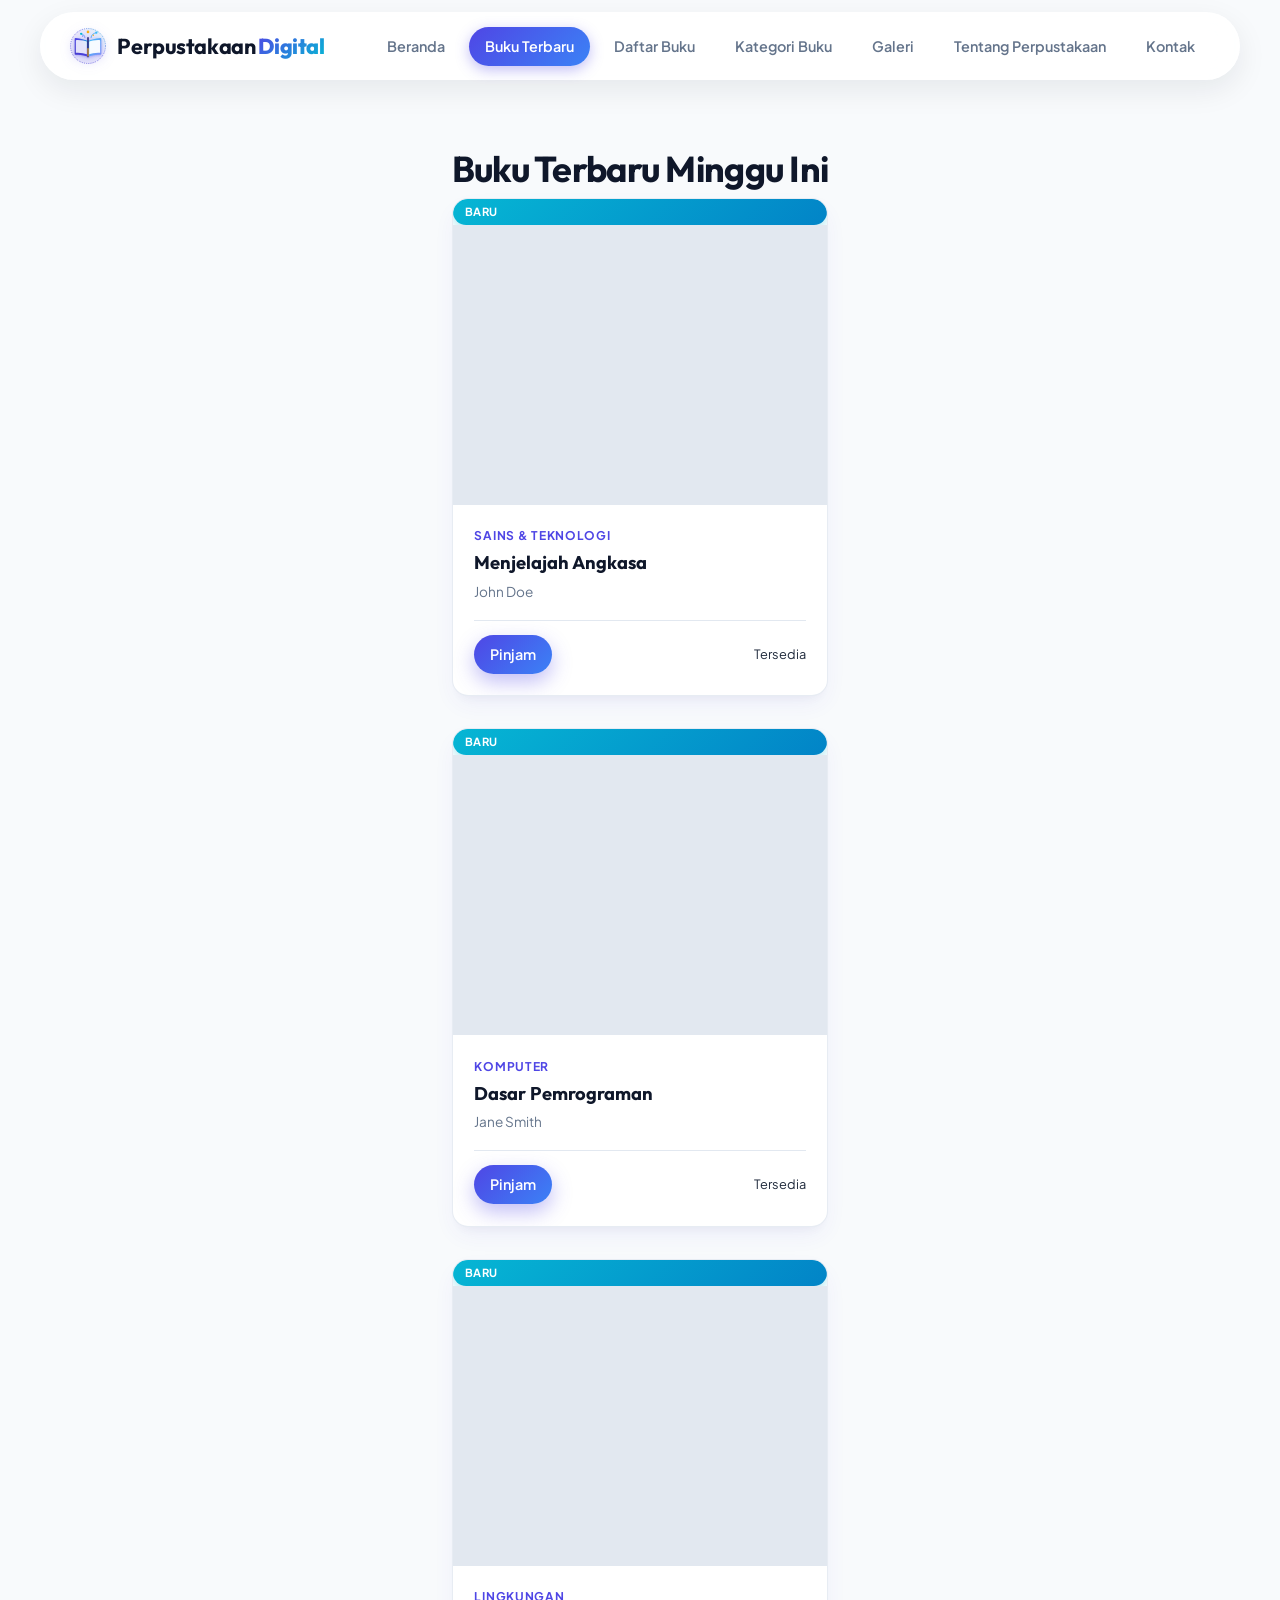
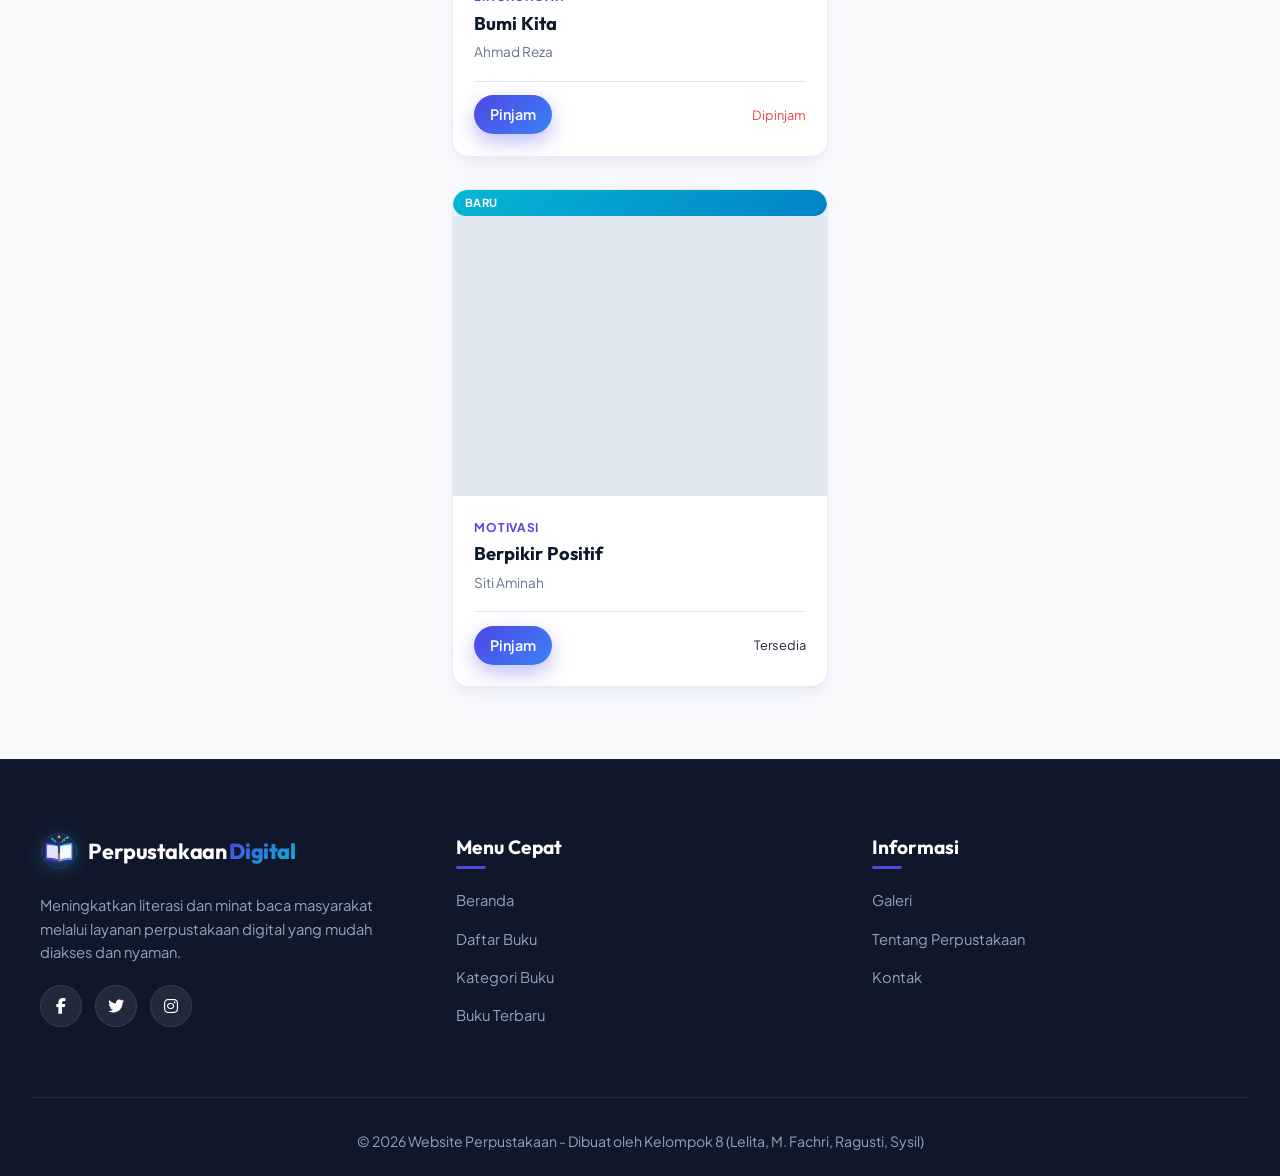
<file: buku-terbaru.html>
<!DOCTYPE html>
<html lang="id">
<head>
    <meta charset="UTF-8">
    <meta name="viewport" content="width=device-width, initial-scale=1.0">
    <title>Buku Terbaru - Website Perpustakaan Kelompok 8</title>
    <!-- Favicon: Replaces default browser globe icon -->
    <link rel="icon" type="image/svg+xml" href="images/logo.svg">
    <link rel="alternate icon" href="images/logo-badge.jpg">
    <link rel="stylesheet" href="css/style.css">
</head>
<body>
    <header>
        <div class="nav-container">
            <a href="index.html" class="logo">
                <img src="images/logo.svg" alt="Logo Perpustakaan" class="navbar-logo">
                <span>Perpustakaan<span class="logo-highlight">Digital</span></span>
            </a>
            <button class="mobile-menu-btn" id="mobile-menu-btn"><i class="fa-solid fa-bars"></i></button>
            <nav class="nav-links" id="nav-links">
                <a href="index.html#beranda">Beranda</a>
                <a href="index.html#buku-terbaru" class="active">Buku Terbaru</a>
                <a href="index.html#daftar-buku">Daftar Buku</a>
                <a href="index.html#kategori-buku">Kategori Buku</a>
                <a href="index.html#galeri">Galeri</a>
                <a href="index.html#tentang">Tentang Perpustakaan</a>
                <a href="index.html#kontak">Kontak</a>
            </nav>
        </div>
    </header>

    <main class="container">
        <h1 class="section-title">Buku Terbaru Minggu Ini</h1>
        
        <div class="grid grid-4">
            <!-- Book 1 -->
            <div class="book-card">
                <div class="badge-new">Baru</div>
                <div class="book-cover" style="background-image: url('https://images.unsplash.com/photo-1451187580459-43490279c0fa?auto=format&fit=crop&w=400&q=80');"></div>
                <div class="book-info">
                    <span class="book-category">Sains & Teknologi</span>
                    <h3 class="book-title">Menjelajah Angkasa</h3>
                    <p class="book-author">John Doe</p>
                    <div class="book-action">
                        <a href="#" class="btn btn-primary" style="padding: 0.5rem 1rem; font-size: 0.9rem;">Pinjam</a>
                        <span style="color: var(--text-light); font-size: 0.8rem;">Tersedia</span>
                    </div>
                </div>
            </div>
            
            <!-- Book 2 -->
            <div class="book-card">
                <div class="badge-new">Baru</div>
                <div class="book-cover" style="background-image: url('https://images.unsplash.com/photo-1555066931-4365d14bab8c?auto=format&fit=crop&w=400&q=80');"></div>
                <div class="book-info">
                    <span class="book-category">Komputer</span>
                    <h3 class="book-title">Dasar Pemrograman</h3>
                    <p class="book-author">Jane Smith</p>
                    <div class="book-action">
                        <a href="#" class="btn btn-primary" style="padding: 0.5rem 1rem; font-size: 0.9rem;">Pinjam</a>
                        <span style="color: var(--text-light); font-size: 0.8rem;">Tersedia</span>
                    </div>
                </div>
            </div>

            <!-- Book 3 -->
            <div class="book-card">
                <div class="badge-new">Baru</div>
                <div class="book-cover" style="background-image: url('https://images.unsplash.com/photo-1441974231531-c6227db76b6e?auto=format&fit=crop&w=400&q=80');"></div>
                <div class="book-info">
                    <span class="book-category">Lingkungan</span>
                    <h3 class="book-title">Bumi Kita</h3>
                    <p class="book-author">Ahmad Reza</p>
                    <div class="book-action">
                        <a href="#" class="btn btn-primary" style="padding: 0.5rem 1rem; font-size: 0.9rem;">Pinjam</a>
                        <span style="color: #ef4444; font-size: 0.8rem;">Dipinjam</span>
                    </div>
                </div>
            </div>

            <!-- Book 4 -->
            <div class="book-card">
                <div class="badge-new">Baru</div>
                <div class="book-cover" style="background-image: url('https://images.unsplash.com/photo-1499750310107-5fef28a66643?auto=format&fit=crop&w=400&q=80');"></div>
                <div class="book-info">
                    <span class="book-category">Motivasi</span>
                    <h3 class="book-title">Berpikir Positif</h3>
                    <p class="book-author">Siti Aminah</p>
                    <div class="book-action">
                        <a href="#" class="btn btn-primary" style="padding: 0.5rem 1rem; font-size: 0.9rem;">Pinjam</a>
                        <span style="color: var(--text-light); font-size: 0.8rem;">Tersedia</span>
                    </div>
                </div>
            </div>
        </div>
    </main>

    <footer>
        <div class="footer-content">
            <div class="footer-col">
                <a href="index.html" class="logo" style="margin-bottom: 1.5rem;">
                    <img src="images/logo.svg" alt="Logo Perpustakaan" class="navbar-logo">
                    <span>Perpustakaan<span class="logo-highlight">Digital</span></span>
                </a>
                <p>Meningkatkan literasi dan minat baca masyarakat melalui layanan perpustakaan digital yang mudah diakses dan nyaman.</p>
                <div class="social-links">
                    <a href="#"><i class="fa-brands fa-facebook-f"></i></a>
                    <a href="#"><i class="fa-brands fa-twitter"></i></a>
                    <a href="#"><i class="fa-brands fa-instagram"></i></a>
                </div>
            </div>
            
            <div class="footer-col">
                <h4>Menu Cepat</h4>
                <ul class="footer-links">
                    <li><a href="index.html">Beranda</a></li>
                    <li><a href="daftar-buku.html">Daftar Buku</a></li>
                    <li><a href="kategori-buku.html">Kategori Buku</a></li>
                    <li><a href="buku-terbaru.html">Buku Terbaru</a></li>
                </ul>
            </div>
            
            <div class="footer-col">
                <h4>Informasi</h4>
                <ul class="footer-links">
                    <li><a href="galeri.html">Galeri</a></li>
                    <li><a href="tentang.html">Tentang Perpustakaan</a></li>
                    <li><a href="kontak.html">Kontak</a></li>
                </ul>
            </div>
        </div>
        <div class="footer-bottom">
            &copy; 2026 Website Perpustakaan - Dibuat oleh Kelompok 8 (Lelita, M. Fachri, Ragusti, Sysil)
        </div>
    </footer>
    <script src="js/script.js"></script>
</body>
</html>
</file>
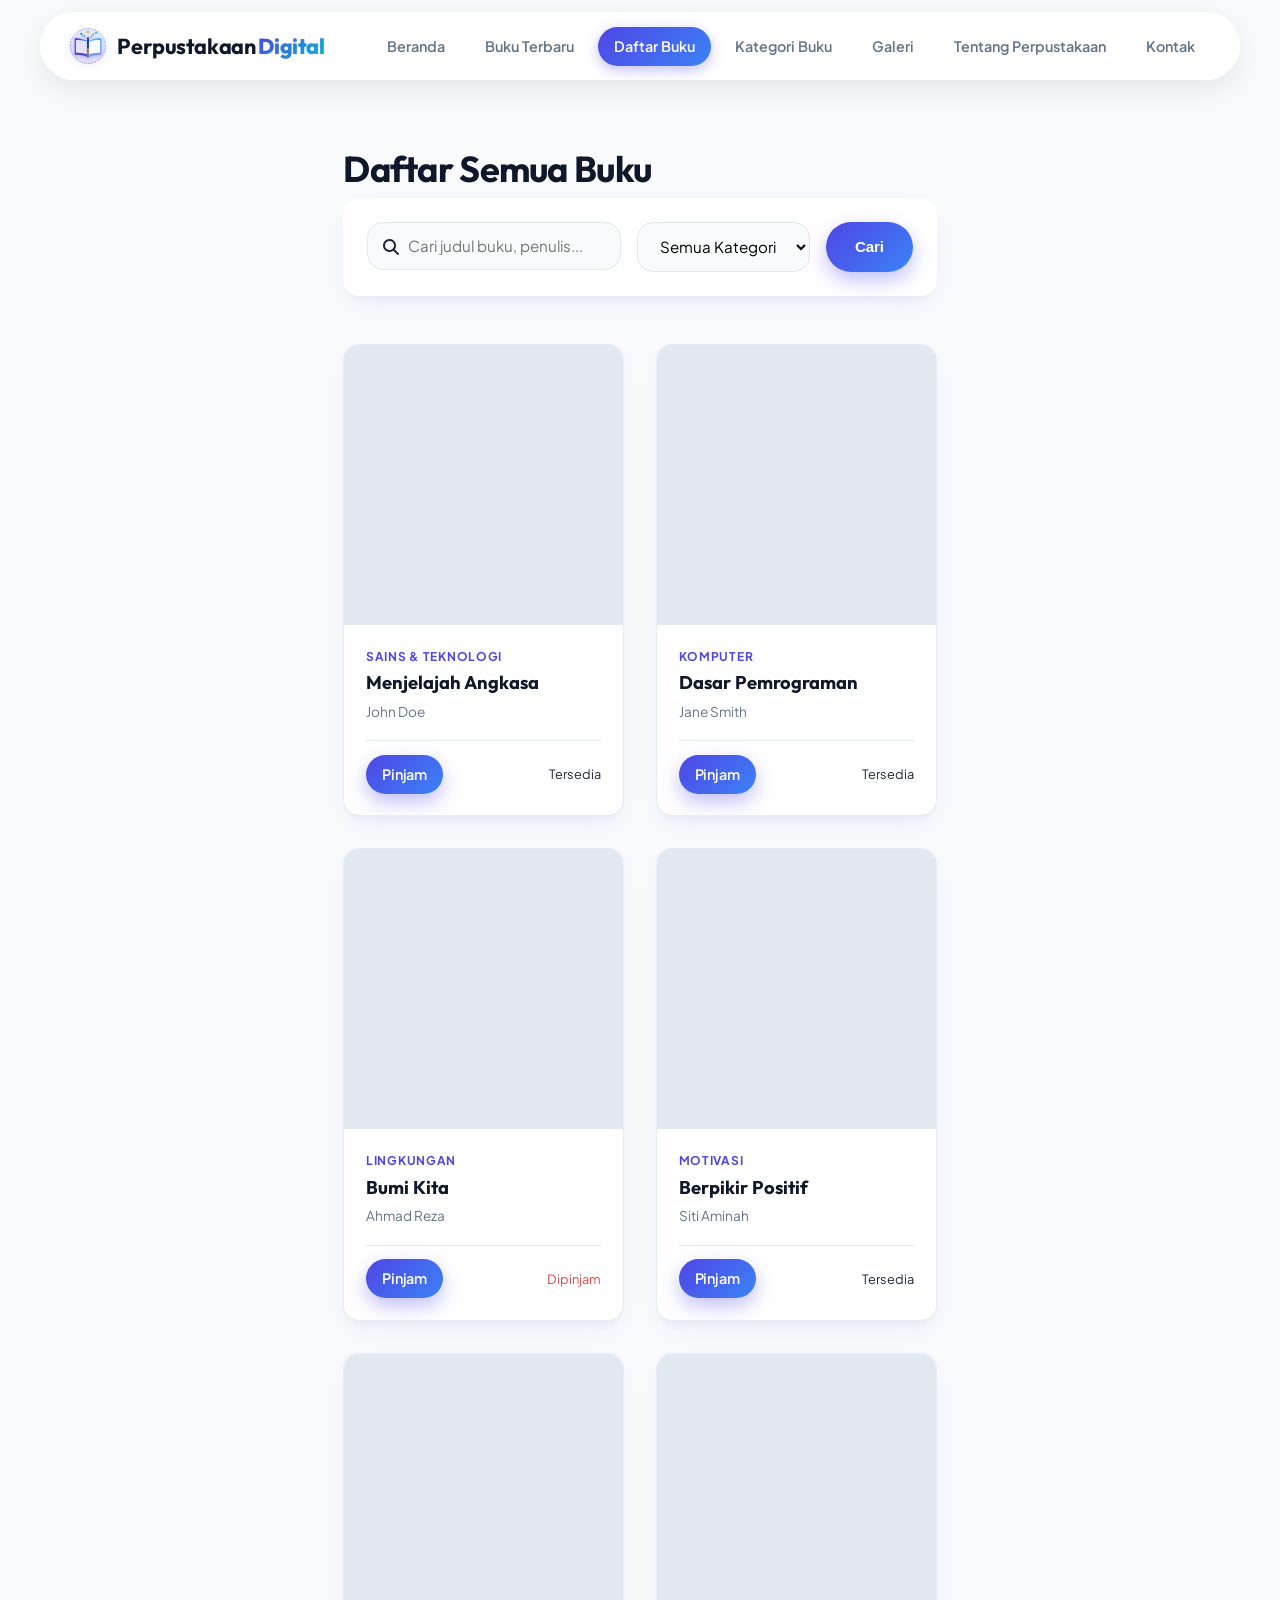
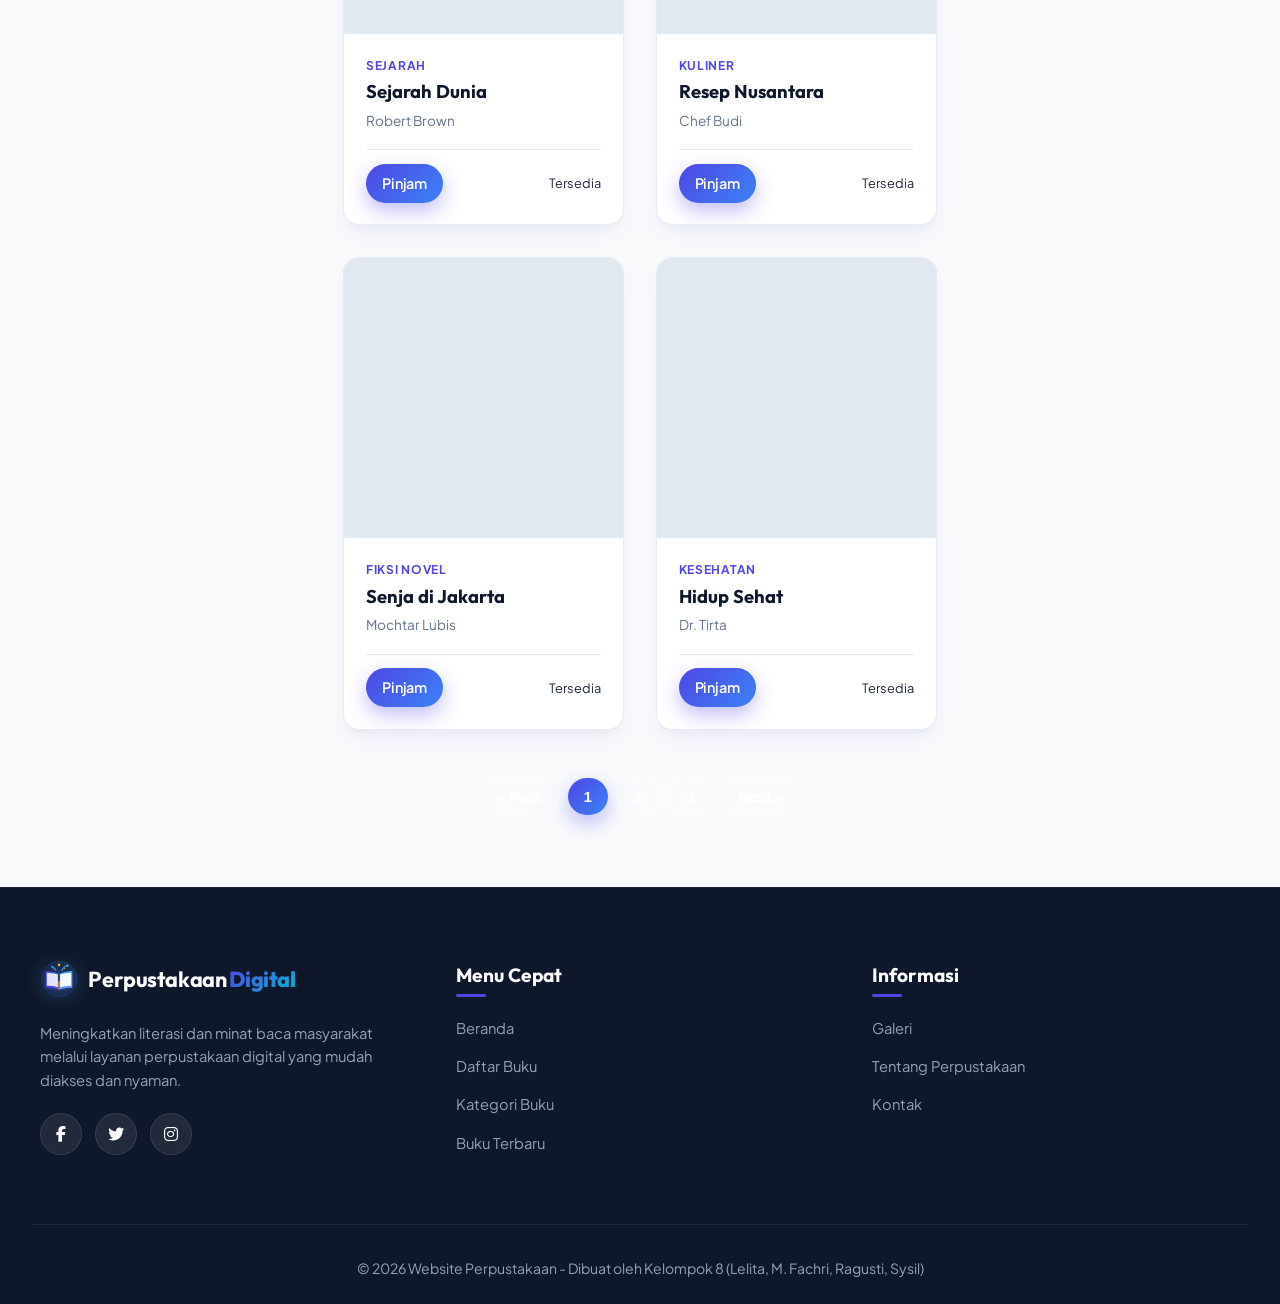
<file: daftar-buku.html>
<!DOCTYPE html>
<html lang="id">
<head>
    <meta charset="UTF-8">
    <meta name="viewport" content="width=device-width, initial-scale=1.0">
    <title>Daftar Buku - Website Perpustakaan Kelompok 8</title>
    <!-- Favicon: Replaces default browser globe icon -->
    <link rel="icon" type="image/svg+xml" href="images/logo.svg">
    <link rel="alternate icon" href="images/logo-badge.jpg">
    <link rel="stylesheet" href="css/style.css">
</head>
<body>
    <!-- Header -->
    <header>
        <div class="nav-container">
            <a href="index.html" class="logo">
                <img src="images/logo.svg" alt="Logo Perpustakaan" class="navbar-logo">
                <span>Perpustakaan<span class="logo-highlight">Digital</span></span>
            </a>
            
            <button class="mobile-menu-btn" id="mobile-menu-btn">
                <i class="fa-solid fa-bars"></i>
            </button>
            
            <nav class="nav-links" id="nav-links">
                <a href="index.html#beranda">Beranda</a>
                <a href="index.html#buku-terbaru">Buku Terbaru</a>
                <a href="index.html#daftar-buku" class="active">Daftar Buku</a>
                <a href="index.html#kategori-buku">Kategori Buku</a>
                <a href="index.html#galeri">Galeri</a>
                <a href="index.html#tentang">Tentang Perpustakaan</a>
                <a href="index.html#kontak">Kontak</a>
            </nav>
        </div>
    </header>

    <main class="container">
        <h1 class="section-title">Daftar Semua Buku</h1>
        
        <!-- Search and Filter Bar -->
        <div style="background: var(--surface); padding: 1.5rem; border-radius: var(--radius); box-shadow: var(--shadow); margin-bottom: 3rem; display: flex; gap: 1rem; flex-wrap: wrap;">
            <div style="flex: 1; min-width: 250px; position: relative;">
                <i class="fa-solid fa-search" style="position: absolute; left: 1rem; top: 50%; transform: translateY(-50%); color: var(--text-light);"></i>
                <input type="text" class="form-control" placeholder="Cari judul buku, penulis..." style="padding-left: 2.5rem;">
            </div>
            <select class="form-control" style="width: auto; min-width: 150px;">
                <option value="">Semua Kategori</option>
                <option value="fiksi">Fiksi</option>
                <option value="sains">Sains</option>
                <option value="sejarah">Sejarah</option>
                <option value="teknologi">Teknologi</option>
            </select>
            <button class="btn btn-primary">Cari</button>
        </div>

        <div class="grid grid-4">
            <!-- Book 1 -->
            <div class="book-card">
                <div class="book-cover" style="background-image: url('https://images.unsplash.com/photo-1451187580459-43490279c0fa?auto=format&fit=crop&w=400&q=80');"></div>
                <div class="book-info">
                    <span class="book-category">Sains & Teknologi</span>
                    <h3 class="book-title">Menjelajah Angkasa</h3>
                    <p class="book-author">John Doe</p>
                    <div class="book-action">
                        <a href="#" class="btn btn-primary" style="padding: 0.5rem 1rem; font-size: 0.9rem;">Pinjam</a>
                        <span style="color: var(--text-light); font-size: 0.8rem;">Tersedia</span>
                    </div>
                </div>
            </div>
            
            <!-- Book 2 -->
            <div class="book-card">
                <div class="book-cover" style="background-image: url('https://images.unsplash.com/photo-1555066931-4365d14bab8c?auto=format&fit=crop&w=400&q=80');"></div>
                <div class="book-info">
                    <span class="book-category">Komputer</span>
                    <h3 class="book-title">Dasar Pemrograman</h3>
                    <p class="book-author">Jane Smith</p>
                    <div class="book-action">
                        <a href="#" class="btn btn-primary" style="padding: 0.5rem 1rem; font-size: 0.9rem;">Pinjam</a>
                        <span style="color: var(--text-light); font-size: 0.8rem;">Tersedia</span>
                    </div>
                </div>
            </div>

            <!-- Book 3 -->
            <div class="book-card">
                <div class="book-cover" style="background-image: url('https://images.unsplash.com/photo-1441974231531-c6227db76b6e?auto=format&fit=crop&w=400&q=80');"></div>
                <div class="book-info">
                    <span class="book-category">Lingkungan</span>
                    <h3 class="book-title">Bumi Kita</h3>
                    <p class="book-author">Ahmad Reza</p>
                    <div class="book-action">
                        <a href="#" class="btn btn-primary" style="padding: 0.5rem 1rem; font-size: 0.9rem;">Pinjam</a>
                        <span style="color: #ef4444; font-size: 0.8rem;">Dipinjam</span>
                    </div>
                </div>
            </div>

            <!-- Book 4 -->
            <div class="book-card">
                <div class="book-cover" style="background-image: url('https://images.unsplash.com/photo-1499750310107-5fef28a66643?auto=format&fit=crop&w=400&q=80');"></div>
                <div class="book-info">
                    <span class="book-category">Motivasi</span>
                    <h3 class="book-title">Berpikir Positif</h3>
                    <p class="book-author">Siti Aminah</p>
                    <div class="book-action">
                        <a href="#" class="btn btn-primary" style="padding: 0.5rem 1rem; font-size: 0.9rem;">Pinjam</a>
                        <span style="color: var(--text-light); font-size: 0.8rem;">Tersedia</span>
                    </div>
                </div>
            </div>
            
            <!-- Book 5 -->
            <div class="book-card">
                <div class="book-cover" style="background-image: url('https://images.unsplash.com/photo-1461360370896-922624d12ebb?auto=format&fit=crop&w=400&q=80');"></div>
                <div class="book-info">
                    <span class="book-category">Sejarah</span>
                    <h3 class="book-title">Sejarah Dunia</h3>
                    <p class="book-author">Robert Brown</p>
                    <div class="book-action">
                        <a href="#" class="btn btn-primary" style="padding: 0.5rem 1rem; font-size: 0.9rem;">Pinjam</a>
                        <span style="color: var(--text-light); font-size: 0.8rem;">Tersedia</span>
                    </div>
                </div>
            </div>

            <!-- Book 6 -->
            <div class="book-card">
                <div class="book-cover" style="background-image: url('https://images.unsplash.com/photo-1504674900247-0877df9cc836?auto=format&fit=crop&w=400&q=80');"></div>
                <div class="book-info">
                    <span class="book-category">Kuliner</span>
                    <h3 class="book-title">Resep Nusantara</h3>
                    <p class="book-author">Chef Budi</p>
                    <div class="book-action">
                        <a href="#" class="btn btn-primary" style="padding: 0.5rem 1rem; font-size: 0.9rem;">Pinjam</a>
                        <span style="color: var(--text-light); font-size: 0.8rem;">Tersedia</span>
                    </div>
                </div>
            </div>
            
            <!-- Book 7 -->
            <div class="book-card">
                <div class="book-cover" style="background-image: url('https://images.unsplash.com/photo-1474552226712-ac0f0961a954?auto=format&fit=crop&w=400&q=80');"></div>
                <div class="book-info">
                    <span class="book-category">Fiksi Novel</span>
                    <h3 class="book-title">Senja di Jakarta</h3>
                    <p class="book-author">Mochtar Lubis</p>
                    <div class="book-action">
                        <a href="#" class="btn btn-primary" style="padding: 0.5rem 1rem; font-size: 0.9rem;">Pinjam</a>
                        <span style="color: var(--text-light); font-size: 0.8rem;">Tersedia</span>
                    </div>
                </div>
            </div>
            
            <!-- Book 8 -->
            <div class="book-card">
                <div class="book-cover" style="background-image: url('https://images.unsplash.com/photo-1505751172876-fa1923c5c528?auto=format&fit=crop&w=400&q=80');"></div>
                <div class="book-info">
                    <span class="book-category">Kesehatan</span>
                    <h3 class="book-title">Hidup Sehat</h3>
                    <p class="book-author">Dr. Tirta</p>
                    <div class="book-action">
                        <a href="#" class="btn btn-primary" style="padding: 0.5rem 1rem; font-size: 0.9rem;">Pinjam</a>
                        <span style="color: var(--text-light); font-size: 0.8rem;">Tersedia</span>
                    </div>
                </div>
            </div>
        </div>

        <!-- Pagination -->
        <div style="display: flex; justify-content: center; margin-top: 3rem; gap: 0.5rem;">
            <button class="btn btn-outline" style="padding: 0.5rem 1rem;">&laquo; Prev</button>
            <button class="btn btn-primary" style="padding: 0.5rem 1rem;">1</button>
            <button class="btn btn-outline" style="padding: 0.5rem 1rem;">2</button>
            <button class="btn btn-outline" style="padding: 0.5rem 1rem;">3</button>
            <button class="btn btn-outline" style="padding: 0.5rem 1rem;">Next &raquo;</button>
        </div>
    </main>

    <!-- Footer -->
    <footer>
        <div class="footer-content">
            <div class="footer-col">
                <a href="index.html" class="logo" style="margin-bottom: 1.5rem;">
                    <img src="images/logo.svg" alt="Logo Perpustakaan" class="navbar-logo">
                    <span>Perpustakaan<span class="logo-highlight">Digital</span></span>
                </a>
                <p>Meningkatkan literasi dan minat baca masyarakat melalui layanan perpustakaan digital yang mudah diakses dan nyaman.</p>
                <div class="social-links">
                    <a href="#"><i class="fa-brands fa-facebook-f"></i></a>
                    <a href="#"><i class="fa-brands fa-twitter"></i></a>
                    <a href="#"><i class="fa-brands fa-instagram"></i></a>
                </div>
            </div>
            
            <div class="footer-col">
                <h4>Menu Cepat</h4>
                <ul class="footer-links">
                    <li><a href="index.html">Beranda</a></li>
                    <li><a href="daftar-buku.html">Daftar Buku</a></li>
                    <li><a href="kategori-buku.html">Kategori Buku</a></li>
                    <li><a href="buku-terbaru.html">Buku Terbaru</a></li>
                </ul>
            </div>
            
            <div class="footer-col">
                <h4>Informasi</h4>
                <ul class="footer-links">
                    <li><a href="galeri.html">Galeri</a></li>
                    <li><a href="tentang.html">Tentang Perpustakaan</a></li>
                    <li><a href="kontak.html">Kontak</a></li>
                </ul>
            </div>
        </div>
        <div class="footer-bottom">
            &copy; 2026 Website Perpustakaan - Dibuat oleh Kelompok 8 (Lelita, M. Fachri, Ragusti, Sysil)
        </div>
    </footer>

    <script src="js/script.js"></script>
</body>
</html>
</file>
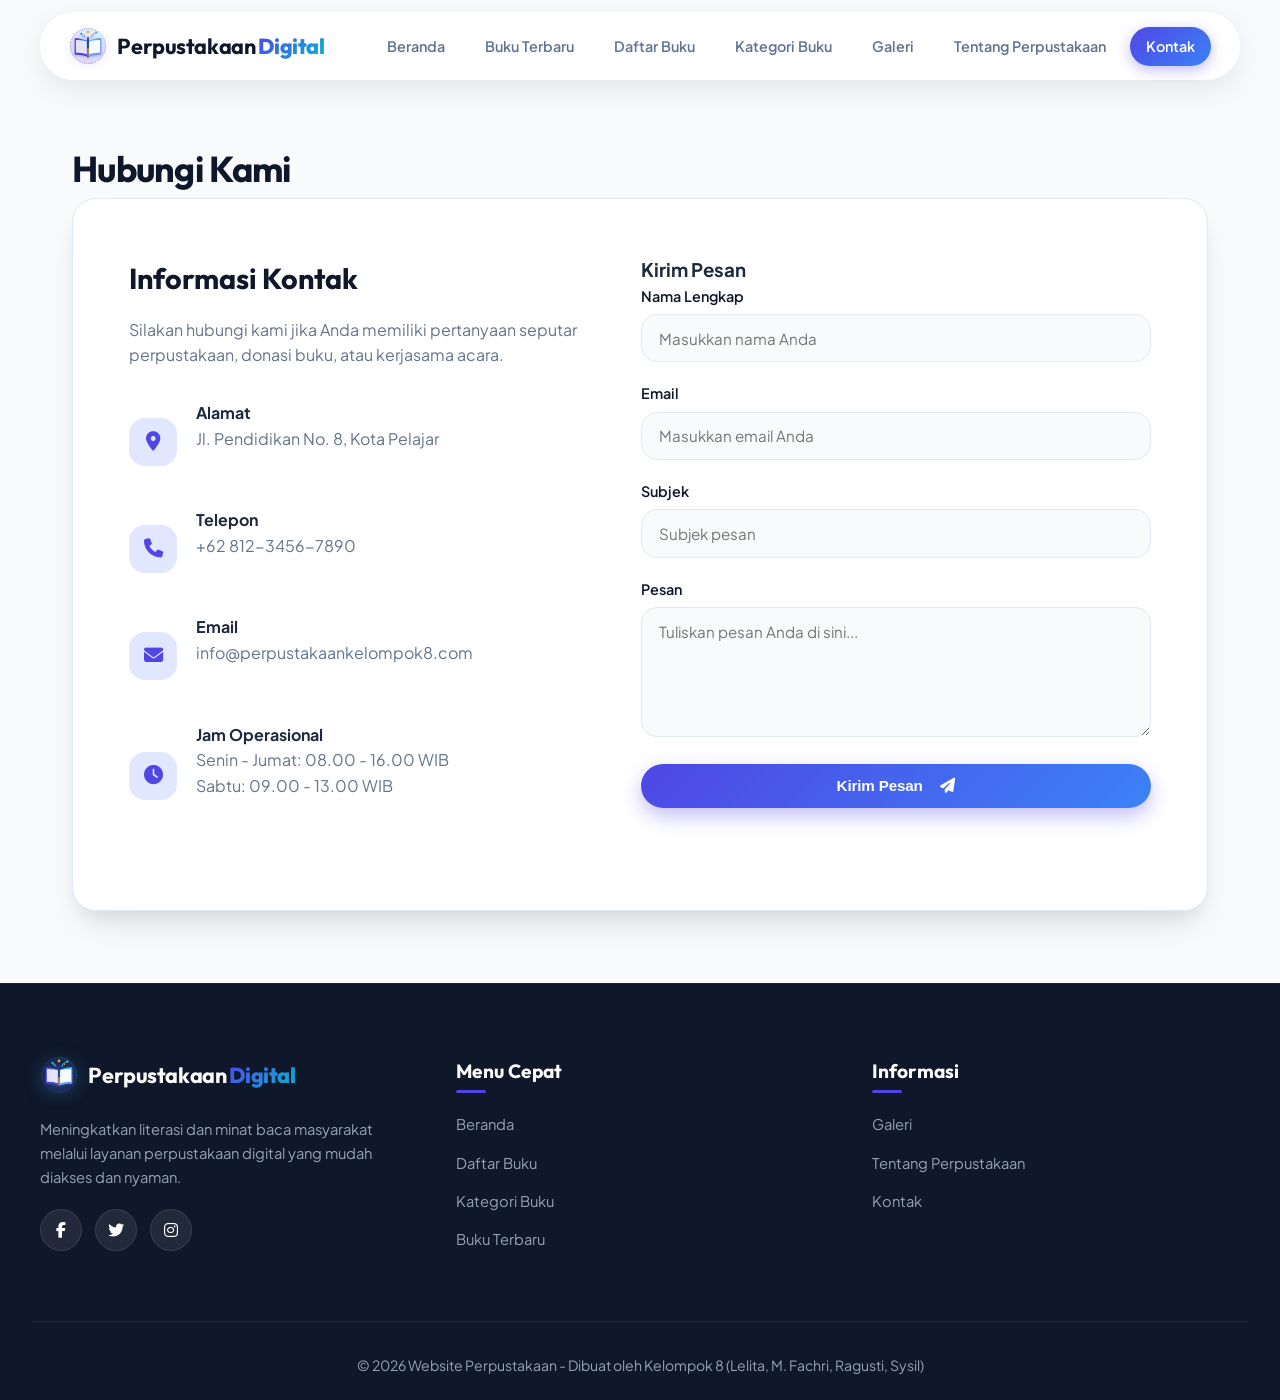
<file: kontak.html>
<!DOCTYPE html>
<html lang="id">
<head>
    <meta charset="UTF-8">
    <meta name="viewport" content="width=device-width, initial-scale=1.0">
    <title>Kontak - Website Perpustakaan Kelompok 8</title>
    <!-- Favicon: Replaces default browser globe icon -->
    <link rel="icon" type="image/svg+xml" href="images/logo.svg">
    <link rel="alternate icon" href="images/logo-badge.jpg">
    <link rel="stylesheet" href="css/style.css">
</head>
<body>
    <header>
        <div class="nav-container">
            <a href="index.html" class="logo">
                <img src="images/logo.svg" alt="Logo Perpustakaan" class="navbar-logo">
                <span>Perpustakaan<span class="logo-highlight">Digital</span></span>
            </a>
            <button class="mobile-menu-btn" id="mobile-menu-btn"><i class="fa-solid fa-bars"></i></button>
            <nav class="nav-links" id="nav-links">
                <a href="index.html#beranda">Beranda</a>
                <a href="index.html#buku-terbaru">Buku Terbaru</a>
                <a href="index.html#daftar-buku">Daftar Buku</a>
                <a href="index.html#kategori-buku">Kategori Buku</a>
                <a href="index.html#galeri">Galeri</a>
                <a href="index.html#tentang">Tentang Perpustakaan</a>
                <a href="index.html#kontak" class="active">Kontak</a>
            </nav>
        </div>
    </header>

    <main class="container">
        <h1 class="section-title">Hubungi Kami</h1>
        
        <div class="contact-container">
            <div class="contact-info">
                <h3>Informasi Kontak</h3>
                <p>Silakan hubungi kami jika Anda memiliki pertanyaan seputar perpustakaan, donasi buku, atau kerjasama acara.</p>
                
                <div class="contact-item">
                    <div class="contact-icon"><i class="fa-solid fa-location-dot"></i></div>
                    <div>
                        <strong>Alamat</strong>
                        <p>Jl. Pendidikan No. 8, Kota Pelajar</p>
                    </div>
                </div>
                
                <div class="contact-item">
                    <div class="contact-icon"><i class="fa-solid fa-phone"></i></div>
                    <div>
                        <strong>Telepon</strong>
                        <p>+62 812-3456-7890</p>
                    </div>
                </div>
                
                <div class="contact-item">
                    <div class="contact-icon"><i class="fa-solid fa-envelope"></i></div>
                    <div>
                        <strong>Email</strong>
                        <p>info@perpustakaankelompok8.com</p>
                    </div>
                </div>
                
                <div class="contact-item">
                    <div class="contact-icon"><i class="fa-solid fa-clock"></i></div>
                    <div>
                        <strong>Jam Operasional</strong>
                        <p>Senin - Jumat: 08.00 - 16.00 WIB<br>Sabtu: 09.00 - 13.00 WIB</p>
                    </div>
                </div>
            </div>
            
            <div class="contact-form">
                <h3>Kirim Pesan</h3>
                <form onsubmit="event.preventDefault(); alert('Pesan Anda telah terkirim!');">
                    <div class="form-group">
                        <label class="form-label">Nama Lengkap</label>
                        <input type="text" class="form-control" placeholder="Masukkan nama Anda" required>
                    </div>
                    <div class="form-group">
                        <label class="form-label">Email</label>
                        <input type="email" class="form-control" placeholder="Masukkan email Anda" required>
                    </div>
                    <div class="form-group">
                        <label class="form-label">Subjek</label>
                        <input type="text" class="form-control" placeholder="Subjek pesan" required>
                    </div>
                    <div class="form-group">
                        <label class="form-label">Pesan</label>
                        <textarea class="form-control" placeholder="Tuliskan pesan Anda di sini..." required></textarea>
                    </div>
                    <button type="submit" class="btn btn-primary" style="width: 100%;">Kirim Pesan <i class="fa-solid fa-paper-plane" style="margin-left: 0.5rem;"></i></button>
                </form>
            </div>
        </div>
    </main>

    <footer>
        <div class="footer-content">
            <div class="footer-col">
                <a href="index.html" class="logo" style="margin-bottom: 1.5rem;">
                    <img src="images/logo.svg" alt="Logo Perpustakaan" class="navbar-logo">
                    <span>Perpustakaan<span class="logo-highlight">Digital</span></span>
                </a>
                <p>Meningkatkan literasi dan minat baca masyarakat melalui layanan perpustakaan digital yang mudah diakses dan nyaman.</p>
                <div class="social-links">
                    <a href="#"><i class="fa-brands fa-facebook-f"></i></a>
                    <a href="#"><i class="fa-brands fa-twitter"></i></a>
                    <a href="#"><i class="fa-brands fa-instagram"></i></a>
                </div>
            </div>
            
            <div class="footer-col">
                <h4>Menu Cepat</h4>
                <ul class="footer-links">
                    <li><a href="index.html">Beranda</a></li>
                    <li><a href="daftar-buku.html">Daftar Buku</a></li>
                    <li><a href="kategori-buku.html">Kategori Buku</a></li>
                    <li><a href="buku-terbaru.html">Buku Terbaru</a></li>
                </ul>
            </div>
            
            <div class="footer-col">
                <h4>Informasi</h4>
                <ul class="footer-links">
                    <li><a href="galeri.html">Galeri</a></li>
                    <li><a href="tentang.html">Tentang Perpustakaan</a></li>
                    <li><a href="kontak.html">Kontak</a></li>
                </ul>
            </div>
        </div>
        <div class="footer-bottom">
            &copy; 2026 Website Perpustakaan - Dibuat oleh Kelompok 8 (Lelita, M. Fachri, Ragusti, Sysil)
        </div>
    </footer>
    <script src="js/script.js"></script>
</body>
</html>
</file>
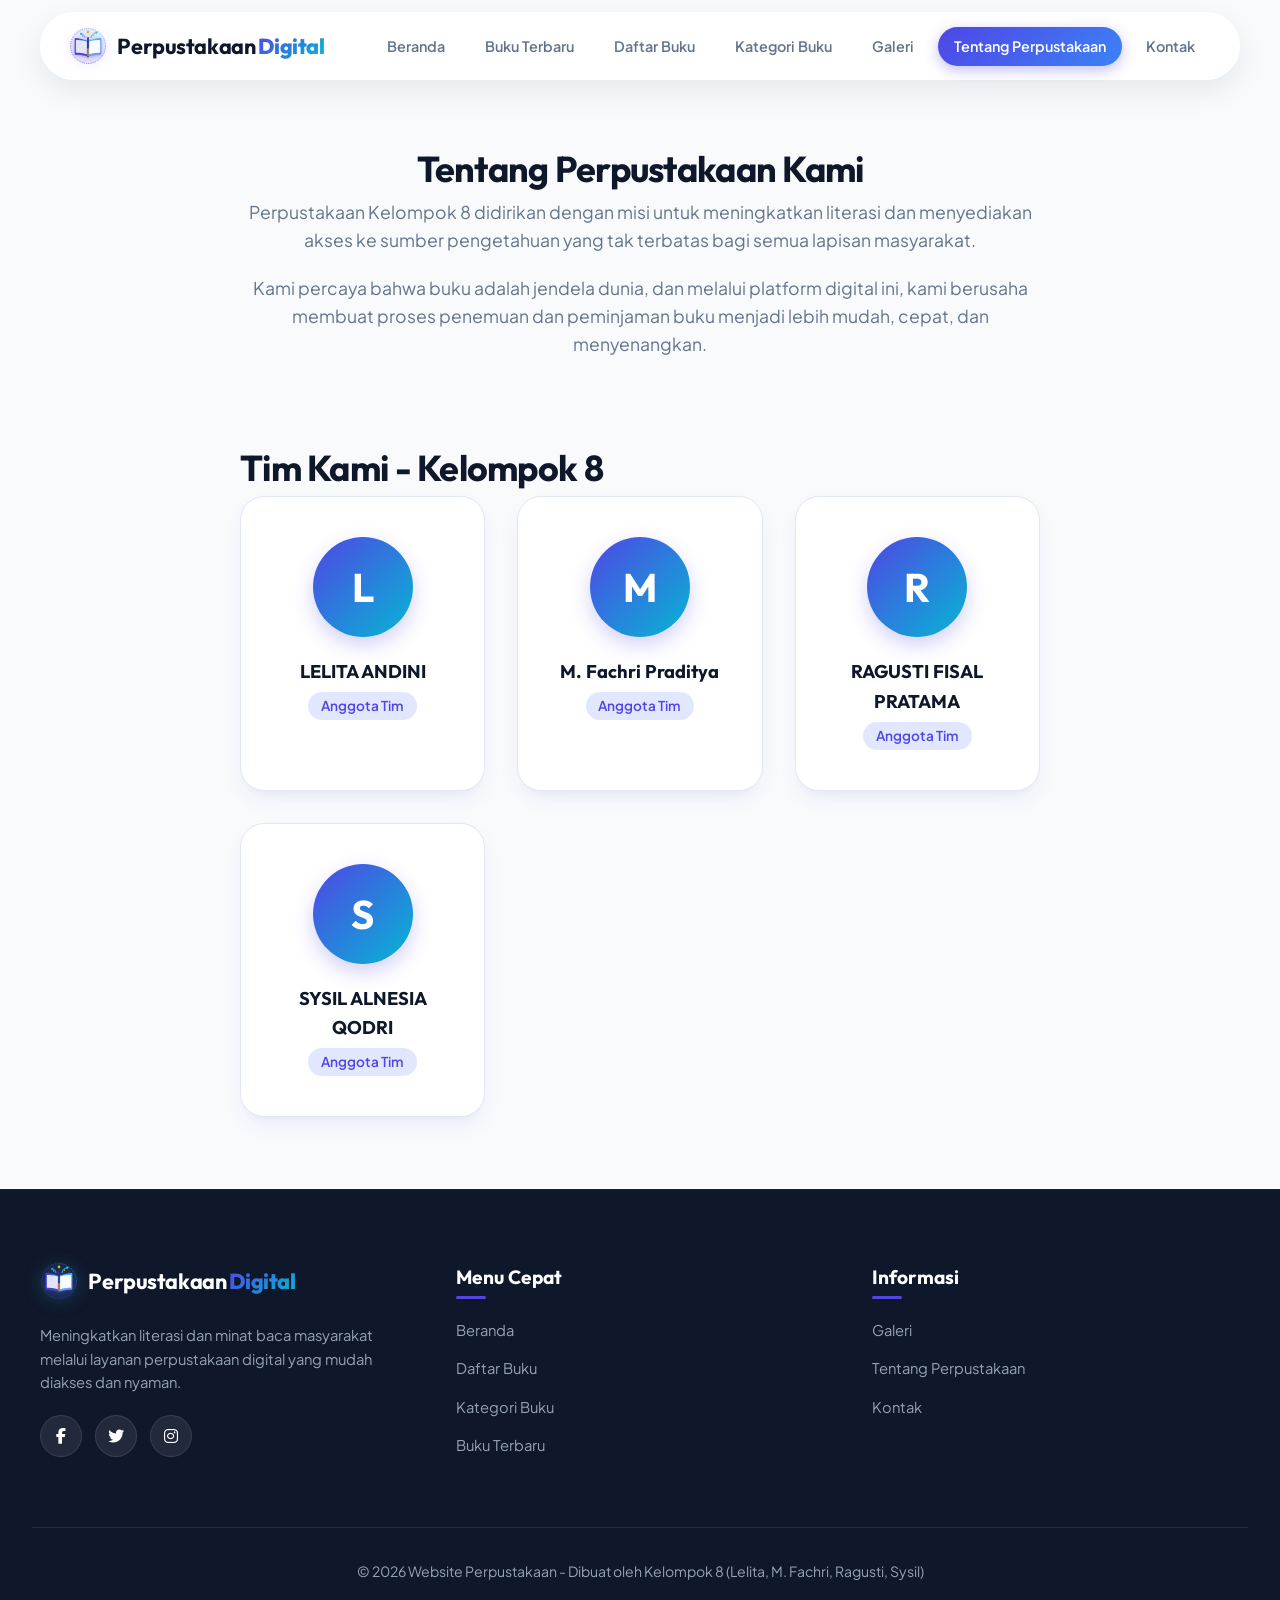
<file: tentang.html>
<!DOCTYPE html>
<html lang="id">
<head>
    <meta charset="UTF-8">
    <meta name="viewport" content="width=device-width, initial-scale=1.0">
    <title>Tentang Perpustakaan - Website Perpustakaan Kelompok 8</title>
    <!-- Favicon: Replaces default browser globe icon -->
    <link rel="icon" type="image/svg+xml" href="images/logo.svg">
    <link rel="alternate icon" href="images/logo-badge.jpg">
    <link rel="stylesheet" href="css/style.css">
</head>
<body>
    <header>
        <div class="nav-container">
            <a href="index.html" class="logo">
                <img src="images/logo.svg" alt="Logo Perpustakaan" class="navbar-logo">
                <span>Perpustakaan<span class="logo-highlight">Digital</span></span>
            </a>
            <button class="mobile-menu-btn" id="mobile-menu-btn"><i class="fa-solid fa-bars"></i></button>
            <nav class="nav-links" id="nav-links">
                <a href="index.html#beranda">Beranda</a>
                <a href="index.html#buku-terbaru">Buku Terbaru</a>
                <a href="index.html#daftar-buku">Daftar Buku</a>
                <a href="index.html#kategori-buku">Kategori Buku</a>
                <a href="index.html#galeri">Galeri</a>
                <a href="index.html#tentang" class="active">Tentang Perpustakaan</a>
                <a href="index.html#kontak">Kontak</a>
            </nav>
        </div>
    </header>

    <main class="container">
        <div class="about-hero">
            <h1 class="section-title">Tentang Perpustakaan Kami</h1>
            <p>Perpustakaan Kelompok 8 didirikan dengan misi untuk meningkatkan literasi dan menyediakan akses ke sumber pengetahuan yang tak terbatas bagi semua lapisan masyarakat.</p>
            <p>Kami percaya bahwa buku adalah jendela dunia, dan melalui platform digital ini, kami berusaha membuat proses penemuan dan peminjaman buku menjadi lebih mudah, cepat, dan menyenangkan.</p>
        </div>

        <h2 class="section-title" style="margin-top: 5rem;">Tim Kami - Kelompok 8</h2>
        <div class="team-grid">
            <div class="team-member">
                <div class="member-avatar">L</div>
                <h3 class="member-name">LELITA ANDINI</h3>
                <span class="member-role">Anggota Tim</span>
            </div>
            
            <div class="team-member">
                <div class="member-avatar">M</div>
                <h3 class="member-name">M. Fachri Praditya</h3>
                <span class="member-role">Anggota Tim</span>
            </div>
            
            <div class="team-member">
                <div class="member-avatar">R</div>
                <h3 class="member-name">RAGUSTI FISAL PRATAMA</h3>
                <span class="member-role">Anggota Tim</span>
            </div>
            
            <div class="team-member">
                <div class="member-avatar">S</div>
                <h3 class="member-name">SYSIL ALNESIA QODRI</h3>
                <span class="member-role">Anggota Tim</span>
            </div>
        </div>
    </main>

    <footer>
        <div class="footer-content">
            <div class="footer-col">
                <a href="index.html" class="logo" style="margin-bottom: 1.5rem;">
                    <img src="images/logo.svg" alt="Logo Perpustakaan" class="navbar-logo">
                    <span>Perpustakaan<span class="logo-highlight">Digital</span></span>
                </a>
                <p>Meningkatkan literasi dan minat baca masyarakat melalui layanan perpustakaan digital yang mudah diakses dan nyaman.</p>
                <div class="social-links">
                    <a href="#"><i class="fa-brands fa-facebook-f"></i></a>
                    <a href="#"><i class="fa-brands fa-twitter"></i></a>
                    <a href="#"><i class="fa-brands fa-instagram"></i></a>
                </div>
            </div>
            
            <div class="footer-col">
                <h4>Menu Cepat</h4>
                <ul class="footer-links">
                    <li><a href="index.html">Beranda</a></li>
                    <li><a href="daftar-buku.html">Daftar Buku</a></li>
                    <li><a href="kategori-buku.html">Kategori Buku</a></li>
                    <li><a href="buku-terbaru.html">Buku Terbaru</a></li>
                </ul>
            </div>
            
            <div class="footer-col">
                <h4>Informasi</h4>
                <ul class="footer-links">
                    <li><a href="galeri.html">Galeri</a></li>
                    <li><a href="tentang.html">Tentang Perpustakaan</a></li>
                    <li><a href="kontak.html">Kontak</a></li>
                </ul>
            </div>
        </div>
        <div class="footer-bottom">
            &copy; 2026 Website Perpustakaan - Dibuat oleh Kelompok 8 (Lelita, M. Fachri, Ragusti, Sysil)
        </div>
    </footer>
    <script src="js/script.js"></script>
</body>
</html>
</file>
<file: css/style.css>
@import url('https://fonts.googleapis.com/css2?family=Plus+Jakarta+Sans:wght@300;400;500;600;700;800&family=Outfit:wght@400;600;700&display=swap');
@import url('https://cdnjs.cloudflare.com/ajax/libs/font-awesome/6.4.0/css/all.min.css');

:root {
  --primary: #4f46e5;
  --primary-hover: #4338ca;
  --primary-light: #e0e7ff;
  --secondary: #0f172a;
  --accent: #06b6d4;
  --accent-hover: #0891b2;
  --amber: #f59e0b;
  --emerald: #10b981;
  --rose: #f43f5e;
  --background: #f8fafc;
  --surface: #ffffff;
  --surface-glass: rgba(255, 255, 255, 0.85);
  --text: #1e293b;
  --text-muted: #64748b;
  --border: #e2e8f0;
  --radius-sm: 0.5rem;
  --radius: 1rem;
  --radius-lg: 1.5rem;
  --radius-full: 9999px;
  --shadow-sm: 0 2px 4px rgba(0, 0, 0, 0.04);
  --shadow: 0 10px 25px -5px rgba(79, 70, 229, 0.08), 0 8px 10px -6px rgba(0, 0, 0, 0.04);
  --shadow-lg: 0 20px 35px -10px rgba(15, 23, 42, 0.12), 0 10px 15px -5px rgba(0, 0, 0, 0.05);
  --shadow-glow: 0 0 25px rgba(79, 70, 229, 0.35);
  --transition: all 0.3s cubic-bezier(0.4, 0, 0.2, 1);
}

* {
  margin: 0;
  padding: 0;
  box-sizing: border-box;
}

html {
  scroll-behavior: smooth;
  scroll-padding-top: 90px;
}

body {
  font-family: 'Plus Jakarta Sans', sans-serif;
  background-color: var(--background);
  color: var(--text);
  line-height: 1.6;
  overflow-x: hidden;
  display: flex;
  flex-direction: column;
  min-height: 100vh;
}

a {
  text-decoration: none;
  color: inherit;
}

ul {
  list-style: none;
}

img {
  max-width: 100%;
  height: auto;
  display: block;
}

/* Glassmorphism Header */
header {
  position: sticky;
  top: 12px;
  z-index: 1000;
  padding: 0 1.5rem;
}

.nav-container {
  max-width: 1200px;
  margin: 0 auto;
  padding: 0.85rem 1.75rem;
  display: flex;
  justify-content: space-between;
  align-items: center;
  background: rgba(255, 255, 255, 0.88);
  backdrop-filter: blur(16px);
  -webkit-backdrop-filter: blur(16px);
  border: 1px solid rgba(255, 255, 255, 0.6);
  border-radius: var(--radius-full);
  box-shadow: 0 10px 30px rgba(15, 23, 42, 0.08);
  transition: var(--transition);
}

.logo {
  font-family: 'Outfit', sans-serif;
  font-size: 1.35rem;
  font-weight: 700;
  color: var(--secondary);
  display: flex;
  align-items: center;
  gap: 0.65rem;
  letter-spacing: -0.02em;
  transition: var(--transition);
}

.logo:hover {
  opacity: 0.95;
  transform: translateY(-1px);
}

.navbar-logo {
  width: 38px;
  height: 38px;
  object-fit: contain;
  display: inline-block;
  vertical-align: middle;
  border-radius: 8px;
  transition: transform 0.3s cubic-bezier(0.34, 1.56, 0.64, 1);
  filter: drop-shadow(0 2px 6px rgba(79, 70, 229, 0.25));
}

.logo:hover .navbar-logo {
  transform: scale(1.1) rotate(-4deg);
}

.logo-highlight {
  background: linear-gradient(135deg, var(--primary), var(--accent));
  -webkit-background-clip: text;
  -webkit-text-fill-color: transparent;
  margin-left: 0.2rem;
  font-weight: 800;
}

.logo i {
  color: var(--primary);
  font-size: 1.5rem;
  background: linear-gradient(135deg, var(--primary), var(--accent));
  -webkit-background-clip: text;
  -webkit-text-fill-color: transparent;
}

.nav-links {
  display: flex;
  gap: 0.5rem;
  align-items: center;
}

.nav-links a {
  font-weight: 600;
  color: var(--text-muted);
  padding: 0.5rem 1rem;
  border-radius: var(--radius-full);
  transition: var(--transition);
  font-size: 0.9rem;
}

.nav-links a:hover {
  color: var(--primary);
  background-color: rgba(79, 70, 229, 0.06);
}

.nav-links a.active {
  color: #ffffff;
  background: linear-gradient(135deg, var(--primary), #3b82f6);
  box-shadow: 0 4px 14px rgba(79, 70, 229, 0.35);
}

.mobile-menu-btn {
  display: none;
  background: transparent;
  border: none;
  font-size: 1.4rem;
  color: var(--secondary);
  cursor: pointer;
  width: 40px;
  height: 40px;
  border-radius: 50%;
  align-items: center;
  justify-content: center;
  transition: var(--transition);
}

.mobile-menu-btn:hover {
  background: var(--border);
}

/* Modern Hero Section with Library Background */
.hero {
  position: relative;
  background: 
    linear-gradient(135deg, rgba(15, 23, 42, 0.84) 0%, rgba(30, 27, 75, 0.78) 50%, rgba(15, 23, 42, 0.88) 100%),
    url('../images/hero-library.jpg') center/cover no-repeat;
  color: white;
  padding: 7.5rem 2rem 6.5rem;
  text-align: center;
  overflow: hidden;
  margin-top: -65px;
  /* Blend seamlessly under sticky glass header */
  border-radius: 0 0 var(--radius-lg) var(--radius-lg);
  box-shadow: 0 20px 45px -10px rgba(15, 23, 42, 0.4);
}

/* Animated Mesh Gradient Background */
.hero-glow-1 {
  position: absolute;
  top: -20%;
  left: 15%;
  width: 450px;
  height: 450px;
  background: radial-gradient(circle, rgba(79, 70, 229, 0.45) 0%, rgba(0, 0, 0, 0) 70%);
  border-radius: 50%;
  filter: blur(60px);
  animation: pulseGlow 8s infinite alternate ease-in-out;
  pointer-events: none;
}

.hero-glow-2 {
  position: absolute;
  bottom: -10%;
  right: 15%;
  width: 400px;
  height: 400px;
  background: radial-gradient(circle, rgba(6, 182, 212, 0.35) 0%, rgba(0, 0, 0, 0) 70%);
  border-radius: 50%;
  filter: blur(60px);
  animation: pulseGlow 10s infinite alternate-reverse ease-in-out;
  pointer-events: none;
}

@keyframes pulseGlow {
  0% {
    transform: scale(1) translate(0, 0);
    opacity: 0.6;
  }

  100% {
    transform: scale(1.25) translate(30px, -20px);
    opacity: 0.9;
  }
}

.hero-pill {
  display: inline-flex;
  align-items: center;
  gap: 0.5rem;
  padding: 0.4rem 1.2rem;
  border-radius: var(--radius-full);
  background: rgba(255, 255, 255, 0.1);
  backdrop-filter: blur(10px);
  border: 1px solid rgba(255, 255, 255, 0.2);
  color: #38bdf8;
  font-size: 0.85rem;
  font-weight: 600;
  margin-bottom: 1.5rem;
  box-shadow: 0 4px 15px rgba(0, 0, 0, 0.2);
}

.hero h1 {
  font-family: 'Outfit', sans-serif;
  font-size: 3.5rem;
  font-weight: 800;
  margin-bottom: 1.25rem;
  background: linear-gradient(135deg, #ffffff 0%, #cbd5e1 40%, #818cf8 100%);
  -webkit-background-clip: text;
  -webkit-text-fill-color: transparent;
  line-height: 1.15;
  letter-spacing: -0.02em;
}

.hero p {
  font-size: 1.15rem;
  color: #94a3b8;
  max-width: 680px;
  margin: 0 auto 2.5rem;
  font-weight: 400;
}

/* Quick Hero Search Box */
.hero-search-box {
  max-width: 600px;
  margin: 0 auto 2.5rem;
  position: relative;
}

.hero-search-input {
  width: 100%;
  padding: 1.1rem 1.5rem 1.1rem 3.2rem;
  border-radius: var(--radius-full);
  border: 1px solid rgba(255, 255, 255, 0.2);
  background: rgba(255, 255, 255, 0.12);
  backdrop-filter: blur(16px);
  color: white;
  font-size: 1rem;
  outline: none;
  transition: var(--transition);
}

.hero-search-input::placeholder {
  color: #94a3b8;
}

.hero-search-input:focus {
  background: rgba(255, 255, 255, 0.2);
  border-color: var(--accent);
  box-shadow: 0 0 20px rgba(6, 182, 212, 0.4);
}

.hero-search-icon {
  position: absolute;
  left: 1.2rem;
  top: 50%;
  transform: translateY(-50%);
  color: #94a3b8;
  font-size: 1.1rem;
}

/* Buttons */
.btn {
  display: inline-flex;
  align-items: center;
  justify-content: center;
  gap: 0.6rem;
  padding: 0.85rem 1.8rem;
  border-radius: var(--radius-full);
  font-weight: 600;
  transition: var(--transition);
  cursor: pointer;
  border: none;
  font-size: 0.95rem;
  letter-spacing: -0.01em;
}

.btn-primary {
  background: linear-gradient(135deg, var(--primary), #3b82f6);
  color: white;
  box-shadow: 0 8px 20px rgba(79, 70, 229, 0.35);
}

.btn-primary:hover {
  background: linear-gradient(135deg, var(--primary-hover), #2563eb);
  transform: translateY(-3px);
  box-shadow: 0 12px 25px rgba(79, 70, 229, 0.5);
}

.btn-outline {
  border: 2px solid rgba(255, 255, 255, 0.3);
  color: white;
  background: rgba(255, 255, 255, 0.05);
  backdrop-filter: blur(10px);
}

.btn-outline:hover {
  background: rgba(255, 255, 255, 0.2);
  border-color: white;
  transform: translateY(-3px);
}

/* Stats Counter Section */
.stats-container {
  max-width: 1100px;
  margin: -3.5rem auto 3rem;
  position: relative;
  z-index: 10;
  padding: 0 1.5rem;
}

.stats-grid {
  display: grid;
  grid-template-columns: repeat(auto-fit, minmax(220px, 1fr));
  gap: 1.5rem;
  background: var(--surface);
  padding: 1.75rem 2rem;
  border-radius: var(--radius-lg);
  box-shadow: var(--shadow-lg);
  border: 1px solid var(--border);
}

.stat-item {
  display: flex;
  align-items: center;
  gap: 1.25rem;
  padding: 0.5rem 1rem;
}

.stat-icon {
  width: 54px;
  height: 54px;
  border-radius: 14px;
  background: linear-gradient(135deg, var(--primary-light), #e0f2fe);
  color: var(--primary);
  display: flex;
  align-items: center;
  justify-content: center;
  font-size: 1.5rem;
  flex-shrink: 0;
}

.stat-number {
  font-family: 'Outfit', sans-serif;
  font-size: 1.8rem;
  font-weight: 800;
  color: var(--secondary);
  line-height: 1;
}

.stat-label {
  font-size: 0.85rem;
  color: var(--text-muted);
  font-weight: 500;
  margin-top: 0.25rem;
}

/* Layout & Containers */
.container {
  max-width: 1200px;
  margin: 0 auto;
  padding: 4.5rem 2rem;
}

.section-header {
  text-align: center;
  margin-bottom: 3.5rem;
}

.section-badge {
  display: inline-block;
  padding: 0.35rem 1rem;
  border-radius: var(--radius-full);
  background: var(--primary-light);
  color: var(--primary);
  font-size: 0.8rem;
  font-weight: 700;
  text-transform: uppercase;
  letter-spacing: 0.08em;
  margin-bottom: 0.75rem;
}

.section-title {
  font-family: 'Outfit', sans-serif;
  font-size: 2.25rem;
  font-weight: 700;
  color: var(--secondary);
  letter-spacing: -0.02em;
}

.section-subtitle {
  color: var(--text-muted);
  font-size: 1rem;
  margin-top: 0.5rem;
  max-width: 550px;
  margin-left: auto;
  margin-right: auto;
}

.section-divider {
  width: 100%;
  height: 1px;
  background: linear-gradient(90deg, transparent, var(--border), transparent);
  margin: 1.5rem 0;
}

/* Grid Layouts */
.grid {
  display: grid;
  gap: 2rem;
}

.grid-3 {
  grid-template-columns: repeat(auto-fill, minmax(320px, 1fr));
}

.grid-4 {
  grid-template-columns: repeat(auto-fill, minmax(260px, 1fr));
}

/* Category Filter Tabs Bar */
.filter-bar {
  display: flex;
  gap: 0.75rem;
  justify-content: center;
  flex-wrap: wrap;
  margin-bottom: 2.5rem;
}

.filter-btn {
  padding: 0.6rem 1.3rem;
  border-radius: var(--radius-full);
  background: var(--surface);
  border: 1px solid var(--border);
  color: var(--text-muted);
  font-weight: 600;
  font-size: 0.9rem;
  cursor: pointer;
  transition: var(--transition);
}

.filter-btn:hover {
  border-color: var(--primary);
  color: var(--primary);
  transform: translateY(-2px);
}

.filter-btn.active {
  background: var(--secondary);
  color: white;
  border-color: var(--secondary);
  box-shadow: 0 4px 12px rgba(15, 23, 42, 0.2);
}

/* Premium Book Card */
.book-card {
  background: var(--surface);
  border-radius: var(--radius);
  overflow: hidden;
  box-shadow: var(--shadow);
  transition: var(--transition);
  display: flex;
  flex-direction: column;
  position: relative;
  border: 1px solid rgba(226, 232, 240, 0.8);
}

.book-card:hover {
  transform: translateY(-8px);
  box-shadow: var(--shadow-lg);
  border-color: rgba(79, 70, 229, 0.3);
}

.book-badge-container {
  position: absolute;
  top: 0.85rem;
  left: 0.85rem;
  right: 0.85rem;
  display: flex;
  justify-content: space-between;
  align-items: center;
  z-index: 5;
}

.badge-new {
  background: linear-gradient(135deg, var(--accent), #0284c7);
  color: white;
  padding: 0.25rem 0.75rem;
  border-radius: var(--radius-full);
  font-size: 0.7rem;
  font-weight: 700;
  text-transform: uppercase;
  letter-spacing: 0.05em;
  box-shadow: 0 4px 10px rgba(6, 182, 212, 0.3);
}

.rating-badge {
  background: rgba(15, 23, 42, 0.75);
  backdrop-filter: blur(8px);
  color: #fbbf24;
  padding: 0.25rem 0.6rem;
  border-radius: var(--radius-full);
  font-size: 0.75rem;
  font-weight: 700;
  display: flex;
  align-items: center;
  gap: 0.3rem;
}

.book-cover {
  height: 280px;
  background-color: #e2e8f0;
  position: relative;
  overflow: hidden;
  background-size: cover;
  background-position: center;
  transition: var(--transition);
}

.book-cover::after {
  content: '';
  position: absolute;
  inset: 0;
  background: linear-gradient(to top, rgba(15, 23, 42, 0.6) 0%, transparent 60%);
  opacity: 0;
  transition: var(--transition);
}

.book-card:hover .book-cover::after {
  opacity: 1;
}

.book-card:hover .book-cover {
  transform: scale(1.04);
}

.book-info {
  padding: 1.35rem;
  flex-grow: 1;
  display: flex;
  flex-direction: column;
}

.book-category {
  font-size: 0.75rem;
  color: var(--primary);
  font-weight: 700;
  margin-bottom: 0.35rem;
  text-transform: uppercase;
  letter-spacing: 0.06em;
}

.book-title {
  font-family: 'Outfit', sans-serif;
  font-size: 1.15rem;
  font-weight: 700;
  margin-bottom: 0.35rem;
  color: var(--secondary);
  line-height: 1.3;
}

.book-author {
  color: var(--text-muted);
  font-size: 0.85rem;
  margin-bottom: 1.1rem;
}

.book-action {
  margin-top: auto;
  padding-top: 0.85rem;
  border-top: 1px solid var(--border);
  display: flex;
  justify-content: space-between;
  align-items: center;
}

.stock-indicator {
  display: inline-flex;
  align-items: center;
  gap: 0.4rem;
  font-size: 0.8rem;
  font-weight: 600;
}

.stock-dot {
  width: 8px;
  height: 8px;
  border-radius: 50%;
}

.stock-dot.available {
  background-color: var(--emerald);
  box-shadow: 0 0 8px var(--emerald);
}

.stock-dot.borrowed {
  background-color: var(--rose);
  box-shadow: 0 0 8px var(--rose);
}

/* Category Card */
.category-card {
  background: var(--surface);
  border-radius: var(--radius-lg);
  box-shadow: var(--shadow);
  transition: var(--transition);
  cursor: pointer;
  border: 1px solid var(--border);
  overflow: hidden;
  display: flex;
  flex-direction: column;
}

.category-card:hover {
  border-color: var(--primary);
  transform: translateY(-6px);
  box-shadow: var(--shadow-lg);
}

.category-img {
  height: 180px;
  overflow: hidden;
  position: relative;
}

.category-img img {
  width: 100%;
  height: 100%;
  object-fit: cover;
  transition: transform 0.5s ease;
}

.category-card:hover .category-img img {
  transform: scale(1.1);
}

.category-body {
  padding: 1.75rem 1.5rem;
  position: relative;
}

.category-icon {
  font-size: 1.4rem;
  color: var(--primary);
  margin-bottom: 1rem;
  background: var(--primary-light);
  width: 52px;
  height: 52px;
  display: inline-flex;
  align-items: center;
  justify-content: center;
  border-radius: var(--radius);
  box-shadow: 0 4px 10px rgba(79, 70, 229, 0.15);
}

.category-card h3 {
  font-family: 'Outfit', sans-serif;
  font-size: 1.25rem;
  font-weight: 700;
  color: var(--secondary);
  margin-bottom: 0.5rem;
}

.category-card p {
  color: var(--text-muted);
  font-size: 0.88rem;
  line-height: 1.5;
}

/* Gallery Grid */
.gallery-grid {
  display: grid;
  grid-template-columns: repeat(auto-fill, minmax(310px, 1fr));
  gap: 1.5rem;
}

.gallery-item {
  border-radius: var(--radius);
  overflow: hidden;
  position: relative;
  aspect-ratio: 4/3;
  box-shadow: var(--shadow);
  cursor: pointer;
}

.gallery-item img {
  width: 100%;
  height: 100%;
  object-fit: cover;
  transition: transform 0.6s ease;
}

.gallery-item:hover img {
  transform: scale(1.08);
}

.gallery-overlay {
  position: absolute;
  inset: 0;
  background: linear-gradient(to top, rgba(15, 23, 42, 0.85) 0%, rgba(15, 23, 42, 0.2) 60%, transparent 100%);
  padding: 1.75rem;
  color: white;
  display: flex;
  flex-direction: column;
  justify-content: flex-end;
  opacity: 0;
  transition: var(--transition);
}

.gallery-item:hover .gallery-overlay {
  opacity: 1;
}

.gallery-overlay h3 {
  font-family: 'Outfit', sans-serif;
  font-size: 1.2rem;
  font-weight: 700;
  transform: translateY(10px);
  transition: var(--transition);
}

.gallery-overlay p {
  font-size: 0.85rem;
  color: #cbd5e1;
  transform: translateY(10px);
  transition: var(--transition);
}

.gallery-item:hover .gallery-overlay h3,
.gallery-item:hover .gallery-overlay p {
  transform: translateY(0);
}

/* About & Team Section */
.about-hero {
  text-align: center;
  max-width: 800px;
  margin: 0 auto 4rem;
}

.about-hero p {
  font-size: 1.1rem;
  color: var(--text-muted);
  margin-bottom: 1.25rem;
}

.team-grid {
  display: grid;
  grid-template-columns: repeat(auto-fit, minmax(220px, 1fr));
  gap: 2rem;
}

.team-member {
  text-align: center;
  background: var(--surface);
  padding: 2.5rem 1.75rem;
  border-radius: var(--radius-lg);
  box-shadow: var(--shadow);
  transition: var(--transition);
  border: 1px solid var(--border);
  position: relative;
  overflow: hidden;
}

.team-member::before {
  content: '';
  position: absolute;
  top: 0;
  left: 0;
  right: 0;
  height: 5px;
  background: linear-gradient(90deg, var(--primary), var(--accent));
  opacity: 0;
  transition: var(--transition);
}

.team-member:hover::before {
  opacity: 1;
}

.team-member:hover {
  transform: translateY(-6px);
  box-shadow: var(--shadow-lg);
}

.member-avatar {
  width: 100px;
  height: 100px;
  background: linear-gradient(135deg, var(--primary), var(--accent));
  color: white;
  border-radius: 50%;
  display: flex;
  align-items: center;
  justify-content: center;
  font-size: 2.5rem;
  font-family: 'Outfit', sans-serif;
  font-weight: 700;
  margin: 0 auto 1.25rem;
  box-shadow: 0 8px 20px rgba(79, 70, 229, 0.25);
}

.member-name {
  font-family: 'Outfit', sans-serif;
  font-size: 1.15rem;
  font-weight: 700;
  margin-bottom: 0.35rem;
  color: var(--secondary);
}

.member-role {
  color: var(--primary);
  font-size: 0.85rem;
  font-weight: 600;
  background: var(--primary-light);
  padding: 0.2rem 0.8rem;
  border-radius: var(--radius-full);
  display: inline-block;
}

/* Contact Container */
.contact-container {
  display: grid;
  grid-template-columns: 1fr 1.1fr;
  gap: 3rem;
  background: var(--surface);
  padding: 3.5rem;
  border-radius: var(--radius-lg);
  box-shadow: var(--shadow-lg);
  border: 1px solid var(--border);
}

.contact-info h3 {
  font-family: 'Outfit', sans-serif;
  font-size: 1.8rem;
  margin-bottom: 1rem;
  color: var(--secondary);
}

.contact-info p {
  color: var(--text-muted);
  margin-bottom: 2rem;
}

.contact-item {
  display: flex;
  align-items: center;
  gap: 1.2rem;
  margin-bottom: 1.5rem;
}

.contact-icon {
  width: 48px;
  height: 48px;
  background: var(--primary-light);
  color: var(--primary);
  display: flex;
  align-items: center;
  justify-content: center;
  border-radius: var(--radius);
  font-size: 1.2rem;
  flex-shrink: 0;
}

.form-group {
  margin-bottom: 1.25rem;
}

.form-label {
  display: block;
  margin-bottom: 0.4rem;
  font-weight: 600;
  font-size: 0.9rem;
  color: var(--secondary);
}

.form-control {
  width: 100%;
  padding: 0.85rem 1.1rem;
  border: 1px solid var(--border);
  border-radius: var(--radius);
  font-family: inherit;
  font-size: 0.95rem;
  transition: var(--transition);
  background: var(--background);
}

.form-control:focus {
  outline: none;
  border-color: var(--primary);
  box-shadow: 0 0 0 3px rgba(79, 70, 229, 0.15);
  background: var(--surface);
}

textarea.form-control {
  min-height: 130px;
  resize: vertical;
}

/* Modal Popup UI */
.modal-backdrop {
  position: fixed;
  inset: 0;
  background: rgba(15, 23, 42, 0.7);
  backdrop-filter: blur(8px);
  z-index: 2000;
  display: flex;
  align-items: center;
  justify-content: center;
  padding: 1.5rem;
  opacity: 0;
  pointer-events: none;
  transition: opacity 0.3s ease;
}

.modal-backdrop.active {
  opacity: 1;
  pointer-events: auto;
}

.modal-card {
  background: var(--surface);
  border-radius: var(--radius-lg);
  max-width: 600px;
  width: 100%;
  padding: 2.5rem;
  position: relative;
  box-shadow: 0 25px 50px -12px rgba(0, 0, 0, 0.25);
  transform: translateY(20px);
  transition: transform 0.3s ease;
}

.modal-backdrop.active .modal-card {
  transform: translateY(0);
}

.modal-close {
  position: absolute;
  top: 1.25rem;
  right: 1.25rem;
  background: var(--background);
  border: none;
  width: 36px;
  height: 36px;
  border-radius: 50%;
  display: flex;
  align-items: center;
  justify-content: center;
  cursor: pointer;
  color: var(--text-muted);
  font-size: 1.1rem;
  transition: var(--transition);
}

.modal-close:hover {
  background: var(--rose);
  color: white;
}

/* Floating Back-To-Top Button */
.back-to-top {
  position: fixed;
  bottom: 2rem;
  right: 2rem;
  width: 50px;
  height: 50px;
  border-radius: 50%;
  background: linear-gradient(135deg, var(--primary), var(--accent));
  color: white;
  display: flex;
  align-items: center;
  justify-content: center;
  font-size: 1.25rem;
  box-shadow: 0 10px 25px rgba(79, 70, 229, 0.4);
  cursor: pointer;
  border: none;
  z-index: 999;
  opacity: 0;
  transform: translateY(20px);
  pointer-events: none;
  transition: var(--transition);
}

.back-to-top.visible {
  opacity: 1;
  transform: translateY(0);
  pointer-events: auto;
}

.back-to-top:hover {
  transform: translateY(-5px);
  box-shadow: 0 15px 30px rgba(79, 70, 229, 0.6);
}

/* Toast Notification */
.toast-container {
  position: fixed;
  bottom: 2rem;
  left: 2rem;
  z-index: 3000;
  display: flex;
  flex-direction: column;
  gap: 0.75rem;
}

.toast {
  background: var(--secondary);
  color: white;
  padding: 1rem 1.5rem;
  border-radius: var(--radius);
  box-shadow: var(--shadow-lg);
  display: flex;
  align-items: center;
  gap: 0.8rem;
  font-size: 0.9rem;
  border-left: 4px solid var(--emerald);
  animation: slideInToast 0.4s ease forwards;
}

@keyframes slideInToast {
  from {
    opacity: 0;
    transform: translateX(-30px);
  }

  to {
    opacity: 1;
    transform: translateX(0);
  }
}

/* Footer */
footer {
  background-color: var(--secondary);
  color: white;
  padding: 4.5rem 2rem 1.5rem;
  margin-top: auto;
  border-top: 1px solid rgba(255, 255, 255, 0.05);
}

footer .logo {
  color: #ffffff;
}

footer .logo .navbar-logo {
  filter: drop-shadow(0 2px 10px rgba(56, 189, 248, 0.4));
}

.footer-content {
  max-width: 1200px;
  margin: 0 auto;
  display: grid;
  grid-template-columns: repeat(auto-fit, minmax(260px, 1fr));
  gap: 3rem;
  margin-bottom: 3.5rem;
}

.footer-col h4 {
  font-family: 'Outfit', sans-serif;
  font-size: 1.2rem;
  margin-bottom: 1.5rem;
  position: relative;
  display: inline-block;
}

.footer-col h4::after {
  content: '';
  position: absolute;
  width: 30px;
  height: 3px;
  background: var(--primary);
  bottom: -6px;
  left: 0;
  border-radius: 2px;
}

.footer-col p {
  color: #94a3b8;
  margin-bottom: 1.25rem;
  font-size: 0.92rem;
}

.footer-links li {
  margin-bottom: 0.8rem;
}

.footer-links a {
  color: #94a3b8;
  transition: var(--transition);
  font-size: 0.92rem;
}

.footer-links a:hover {
  color: white;
  padding-left: 6px;
}

.social-links {
  display: flex;
  gap: 0.8rem;
  margin-top: 1.25rem;
}

.social-links a {
  width: 42px;
  height: 42px;
  background: rgba(255, 255, 255, 0.08);
  display: flex;
  align-items: center;
  justify-content: center;
  border-radius: 50%;
  color: white;
  transition: var(--transition);
  border: 1px solid rgba(255, 255, 255, 0.1);
}

.social-links a:hover {
  background: var(--primary);
  border-color: var(--primary);
  transform: translateY(-3px);
  box-shadow: 0 8px 15px rgba(79, 70, 229, 0.4);
}

.footer-bottom {
  text-align: center;
  padding-top: 2rem;
  border-top: 1px solid rgba(255, 255, 255, 0.08);
  color: #94a3b8;
  font-size: 0.88rem;
}

/* Responsive Breakpoints */
@media (max-width: 992px) {
  .hero h1 {
    font-size: 2.75rem;
  }

  .contact-container {
    grid-template-columns: 1fr;
    padding: 2.5rem;
  }
}

@media (max-width: 768px) {
  header {
    padding: 0 1rem;
    top: 8px;
  }

  .nav-container {
    padding: 0.75rem 1.25rem;
  }

  .nav-links {
    position: absolute;
    top: 115%;
    left: 1rem;
    right: 1rem;
    background: rgba(255, 255, 255, 0.95);
    backdrop-filter: blur(20px);
    flex-direction: column;
    padding: 1.5rem;
    gap: 0.75rem;
    border-radius: var(--radius-lg);
    box-shadow: 0 20px 40px rgba(0, 0, 0, 0.15);
    border: 1px solid rgba(255, 255, 255, 0.8);
    clip-path: polygon(0 0, 100% 0, 100% 0, 0 0);
    transition: clip-path 0.4s ease-in-out;
  }

  .nav-links.active {
    clip-path: polygon(0 0, 100% 0, 100% 100%, 0 100%);
  }

  .nav-links a {
    width: 100%;
    text-align: center;
  }

  .mobile-menu-btn {
    display: flex;
  }

  .hero {
    padding: 6.5rem 1.5rem 5rem;
  }

  .hero h1 {
    font-size: 2.2rem;
  }

  .hero p {
    font-size: 1rem;
  }

  .stats-container {
    margin-top: -2.5rem;
  }
}
</file>
